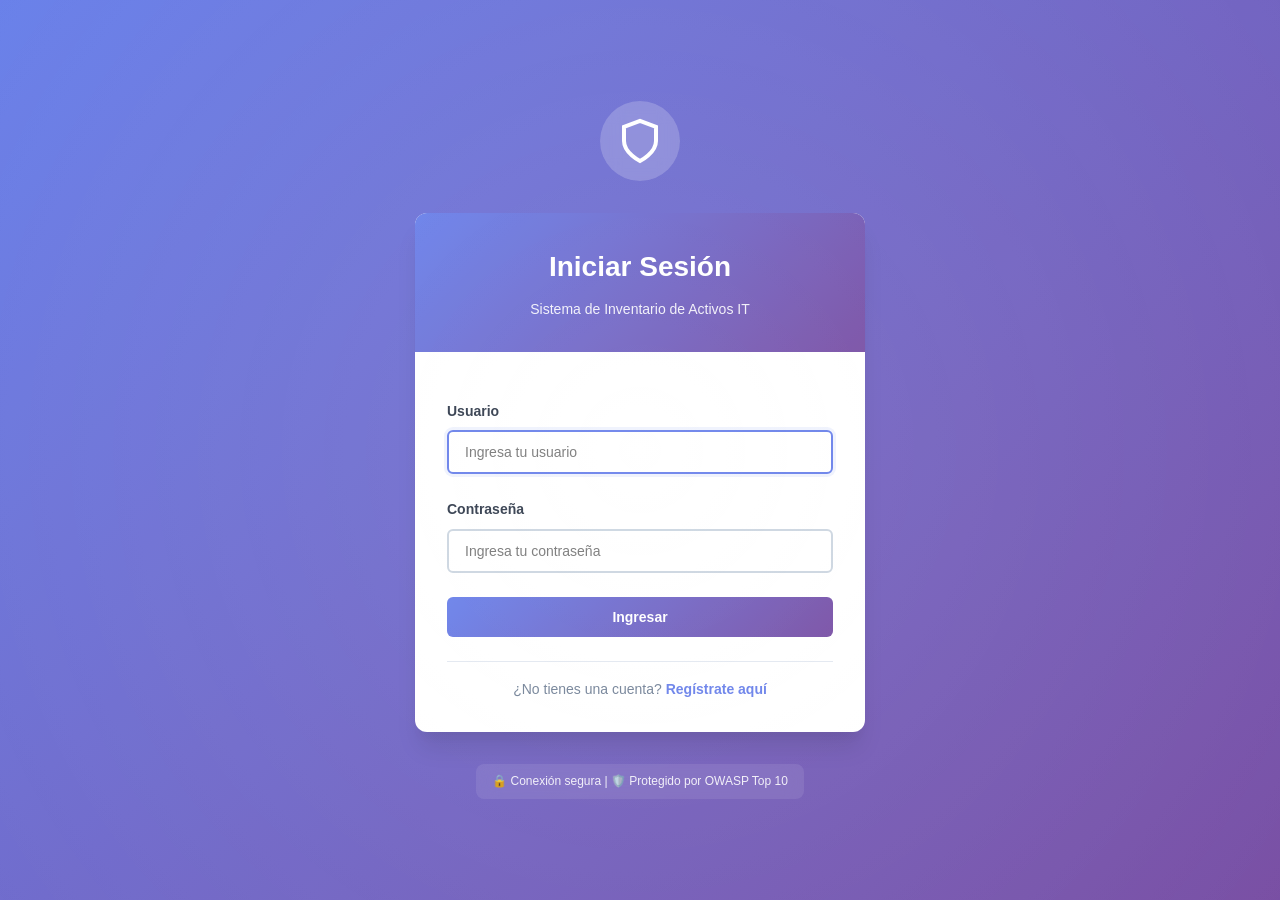
<file: frontend/index.html>
<!DOCTYPE html>
<html lang="es">
<head>
    <meta charset="UTF-8">
    <meta name="viewport" content="width=device-width, initial-scale=1.0">
    <meta name="description" content="Sistema de Inventario de Activos IT - Inicio de Sesión">
    <title>Iniciar Sesión - Inventario de Activos IT</title>
    <link rel="stylesheet" href="css/styles.css">
    <link rel="stylesheet" href="css/login.css">
</head>
<body>
    <div class="container">
        <div class="security-badge">
            <svg xmlns="http://www.w3.org/2000/svg" width="48" height="48" viewBox="0 0 24 24" fill="none" stroke="currentColor" stroke-width="2">
                <path d="M12 22s8-4 8-10V5l-8-3-8 3v7c0 6 8 10 8 10z"></path>
            </svg>
        </div>
        
        <div class="login-card">
            <div class="card-header">
                <h1>Iniciar Sesión</h1>
                <p class="subtitle">Sistema de Inventario de Activos IT</p>
            </div>
            
            <div class="card-body">
                <div id="message-container"></div>
                
                <form id="login-form" method="POST" action="#">
                    <div class="form-group">
                        <label for="username">Usuario</label>
                        <input 
                            type="text" 
                            id="username" 
                            name="username" 
                            required 
                            autocomplete="username"
                            placeholder="Ingresa tu usuario"
                            minlength="3"
                            maxlength="50"
                        >
                    </div>
                    
                    <div class="form-group">
                        <label for="password">Contraseña</label>
                        <input 
                            type="password" 
                            id="password" 
                            name="password" 
                            required 
                            autocomplete="current-password"
                            placeholder="Ingresa tu contraseña"
                            minlength="8"
                        >
                    </div>
                    
                    <button type="submit" class="btn btn-primary btn-block">
                        <span class="btn-text">Ingresar</span>
                        <span class="btn-loader" style="display:none;">Ingresando...</span>
                    </button>
                </form>
                
                <div class="card-footer">
                    <p>¿No tienes una cuenta? <a href="register.html">Regístrate aquí</a></p>
                </div>
            </div>
        </div>
        
        <div class="security-info">
            <p>🔒 Conexión segura | 🛡️ Protegido por OWASP Top 10</p>
        </div>
    </div>
    
    <script src="js/utils.js"></script>
    <script src="js/login.js"></script>
</body>
</html>
</file>
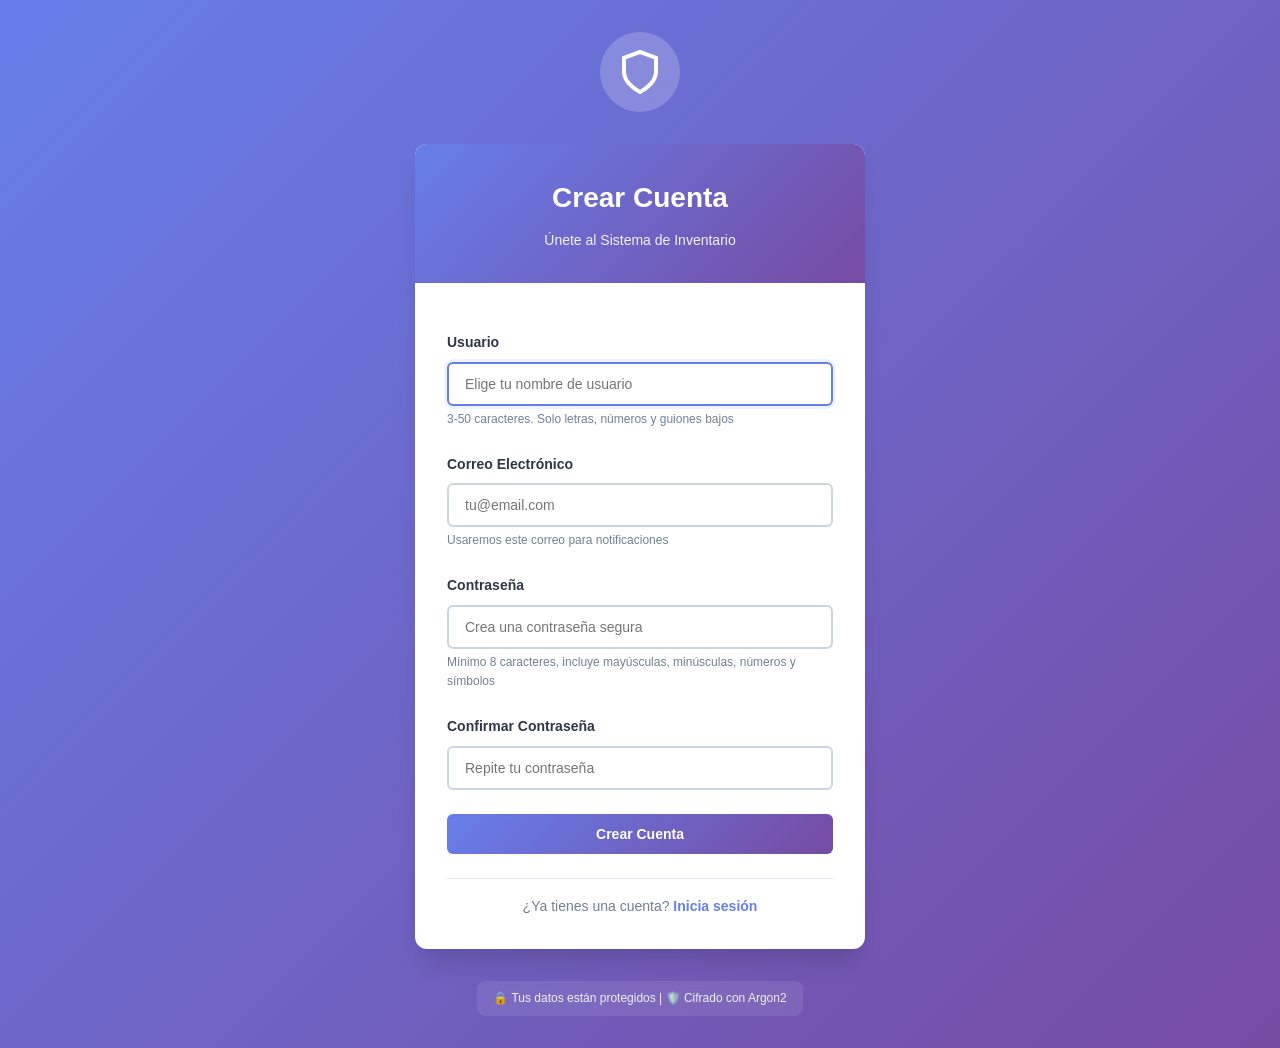
<file: frontend/register.html>
<!DOCTYPE html>
<html lang="es">
<head>
    <meta charset="UTF-8">
    <meta name="viewport" content="width=device-width, initial-scale=1.0">
    <meta name="description" content="Registro de usuarios - Sistema de Inventario">
    <title>Registro - Inventario de Activos IT</title>
    <link rel="stylesheet" href="css/styles.css">
    <link rel="stylesheet" href="css/register.css">
</head>
<body>
    <div class="container">
        <div class="security-badge">
            <svg xmlns="http://www.w3.org/2000/svg" width="48" height="48" viewBox="0 0 24 24" fill="none" stroke="currentColor" stroke-width="2">
                <path d="M12 22s8-4 8-10V5l-8-3-8 3v7c0 6 8 10 8 10z"></path>
            </svg>
        </div>
        
        <div class="register-card">
            <div class="card-header">
                <h1>Crear Cuenta</h1>
                <p class="subtitle">Únete al Sistema de Inventario</p>
            </div>
            
            <div class="card-body">
                <div id="message-container"></div>
                
                <form id="register-form" method="POST" action="#">
                    <div class="form-group">
                        <label for="username">Usuario</label>
                        <input 
                            type="text" 
                            id="username" 
                            name="username" 
                            required 
                            autocomplete="username"
                            placeholder="Elige tu nombre de usuario"
                            minlength="3"
                            maxlength="50"
                            pattern="[a-zA-Z0-9_]+"
                            title="Solo letras, números y guiones bajos"
                        >
                        <small class="form-help">3-50 caracteres. Solo letras, números y guiones bajos</small>
                    </div>
                    
                    <div class="form-group">
                        <label for="email">Correo Electrónico</label>
                        <input 
                            type="email" 
                            id="email" 
                            name="email" 
                            required 
                            autocomplete="email"
                            placeholder="tu@email.com"
                        >
                        <small class="form-help">Usaremos este correo para notificaciones</small>
                    </div>
                    
                    <div class="form-group">
                        <label for="password">Contraseña</label>
                        <input 
                            type="password" 
                            id="password" 
                            name="password" 
                            required 
                            autocomplete="new-password"
                            placeholder="Crea una contraseña segura"
                            minlength="8"
                        >
                        <small class="form-help">Mínimo 8 caracteres, incluye mayúsculas, minúsculas, números y símbolos</small>
                        
                        <div class="password-strength" id="password-strength" style="display:none;">
                            <div class="strength-bar">
                                <div class="strength-fill" id="strength-fill"></div>
                            </div>
                            <span class="strength-text" id="strength-text"></span>
                        </div>
                    </div>
                    
                    <div class="form-group">
                        <label for="password-confirm">Confirmar Contraseña</label>
                        <input 
                            type="password" 
                            id="password-confirm" 
                            name="password-confirm" 
                            required 
                            autocomplete="new-password"
                            placeholder="Repite tu contraseña"
                            minlength="8"
                        >
                    </div>
                    
                    <button type="submit" class="btn btn-primary btn-block">
                        <span class="btn-text">Crear Cuenta</span>
                        <span class="btn-loader" style="display:none;">Registrando...</span>
                    </button>
                </form>
                
                <div class="card-footer">
                    <p>¿Ya tienes una cuenta? <a href="index.html">Inicia sesión</a></p>
                </div>
            </div>
        </div>
        
        <div class="security-info">
            <p>🔒 Tus datos están protegidos | 🛡️ Cifrado con Argon2</p>
        </div>
    </div>
    
    <script src="js/utils.js"></script>
    <script src="js/register.js"></script>
</body>
</html>
</file>
<file: frontend/css/styles.css>
/**
 * Estilos globales - Sistema de Inventario de Activos IT
 */

/* Variables CSS */
:root {
    /* Colores principales */
    --primary-color: #667eea;
    --primary-dark: #5568d3;
    --primary-light: #7c93f5;
    
    --secondary-color: #764ba2;
    
    --success-color: #48bb78;
    --error-color: #f56565;
    --warning-color: #ed8936;
    --info-color: #4299e1;
    
    /* Tonos de gris */
    --gray-50: #f7fafc;
    --gray-100: #edf2f7;
    --gray-200: #e2e8f0;
    --gray-300: #cbd5e0;
    --gray-400: #a0aec0;
    --gray-500: #718096;
    --gray-600: #4a5568;
    --gray-700: #2d3748;
    --gray-800: #1a202c;
    --gray-900: #171923;
    
    /* Texto */
    --text-primary: #2d3748;
    --text-secondary: #718096;
    --text-white: #ffffff;
    
    /* Fondos */
    --bg-primary: #ffffff;
    --bg-secondary: #f7fafc;
    --bg-dark: #1a202c;
    
    /* Sombras */
    --shadow-sm: 0 1px 2px 0 rgba(0, 0, 0, 0.05);
    --shadow-md: 0 4px 6px -1px rgba(0, 0, 0, 0.1), 0 2px 4px -1px rgba(0, 0, 0, 0.06);
    --shadow-lg: 0 10px 15px -3px rgba(0, 0, 0, 0.1), 0 4px 6px -2px rgba(0, 0, 0, 0.05);
    --shadow-xl: 0 20px 25px -5px rgba(0, 0, 0, 0.1), 0 10px 10px -5px rgba(0, 0, 0, 0.04);
    
    /* Bordes */
    --border-radius-sm: 0.25rem;
    --border-radius-md: 0.375rem;
    --border-radius-lg: 0.5rem;
    --border-radius-xl: 0.75rem;
    
    /* Transiciones */
    --transition-fast: 150ms ease;
    --transition-normal: 300ms ease;
    --transition-slow: 500ms ease;
}

/* Reset básico */
* {
    margin: 0;
    padding: 0;
    box-sizing: border-box;
}

html {
    font-size: 16px;
}

body {
    font-family: -apple-system, BlinkMacSystemFont, 'Segoe UI', 'Roboto', 'Oxygen',
        'Ubuntu', 'Cantarell', 'Fira Sans', 'Droid Sans', 'Helvetica Neue',
        sans-serif;
    -webkit-font-smoothing: antialiased;
    -moz-osx-font-smoothing: grayscale;
    color: var(--text-primary);
    line-height: 1.6;
    background: linear-gradient(135deg, var(--primary-color) 0%, var(--secondary-color) 100%);
    min-height: 100vh;
}

/* Contenedor principal */
.container {
    display: flex;
    flex-direction: column;
    align-items: center;
    justify-content: center;
    min-height: 100vh;
    padding: 2rem;
}

/* Badge de seguridad (icono superior) */
.security-badge {
    background: rgba(255, 255, 255, 0.2);
    backdrop-filter: blur(10px);
    border-radius: 50%;
    width: 80px;
    height: 80px;
    display: flex;
    align-items: center;
    justify-content: center;
    margin-bottom: 2rem;
    color: var(--text-white);
    animation: fadeInDown 0.6s ease;
}

@keyframes fadeInDown {
    from {
        opacity: 0;
        transform: translateY(-20px);
    }
    to {
        opacity: 1;
        transform: translateY(0);
    }
}

/* Cards */
.login-card,
.register-card {
    background: var(--bg-primary);
    border-radius: var(--border-radius-xl);
    box-shadow: var(--shadow-xl);
    width: 100%;
    max-width: 450px;
    overflow: hidden;
    animation: fadeInUp 0.6s ease;
}

@keyframes fadeInUp {
    from {
        opacity: 0;
        transform: translateY(20px);
    }
    to {
        opacity: 1;
        transform: translateY(0);
    }
}

.card-header {
    background: linear-gradient(135deg, var(--primary-color) 0%, var(--secondary-color) 100%);
    color: var(--text-white);
    padding: 2rem;
    text-align: center;
}

.card-header h1 {
    font-size: 1.75rem;
    font-weight: 700;
    margin-bottom: 0.5rem;
}

.card-header .subtitle {
    font-size: 0.875rem;
    opacity: 0.9;
}

.card-body {
    padding: 2rem;
}

.card-footer {
    text-align: center;
    padding-top: 1rem;
    border-top: 1px solid var(--gray-200);
    margin-top: 1.5rem;
}

.card-footer p {
    color: var(--text-secondary);
    font-size: 0.875rem;
}

.card-footer a {
    color: var(--primary-color);
    text-decoration: none;
    font-weight: 600;
    transition: color var(--transition-fast);
}

.card-footer a:hover {
    color: var(--primary-dark);
    text-decoration: underline;
}

/* Formularios */
.form-group {
    margin-bottom: 1.5rem;
}

.form-group label {
    display: block;
    font-weight: 600;
    margin-bottom: 0.5rem;
    color: var(--text-primary);
    font-size: 0.875rem;
}

.form-group input,
.form-group select,
.form-group textarea {
    width: 100%;
    padding: 0.75rem 1rem;
    border: 2px solid var(--gray-300);
    border-radius: var(--border-radius-md);
    font-size: 0.875rem;
    transition: all var(--transition-fast);
    background-color: var(--bg-primary);
    font-family: inherit;
}

.form-group input:focus,
.form-group select:focus,
.form-group textarea:focus {
    outline: none;
    border-color: var(--primary-color);
    box-shadow: 0 0 0 3px rgba(102, 126, 234, 0.1);
}

.form-group textarea {
    resize: vertical;
}

.form-help {
    display: block;
    font-size: 0.75rem;
    color: var(--text-secondary);
    margin-top: 0.25rem;
}

/* Botones */
.btn {
    display: inline-flex;
    align-items: center;
    justify-content: center;
    gap: 0.5rem;
    padding: 0.75rem 1.5rem;
    border: none;
    border-radius: var(--border-radius-md);
    font-size: 0.875rem;
    font-weight: 600;
    cursor: pointer;
    transition: all var(--transition-fast);
    text-decoration: none;
    font-family: inherit;
}

.btn:disabled {
    opacity: 0.6;
    cursor: not-allowed;
}

.btn-primary {
    background: linear-gradient(135deg, var(--primary-color) 0%, var(--secondary-color) 100%);
    color: var(--text-white);
}

.btn-primary:hover:not(:disabled) {
    transform: translateY(-2px);
    box-shadow: var(--shadow-lg);
}

.btn-primary:active:not(:disabled) {
    transform: translateY(0);
}

.btn-secondary {
    background: var(--gray-500);
    color: var(--text-white);
}

.btn-secondary:hover:not(:disabled) {
    background: var(--gray-600);
}

.btn-block {
    display: block;
    width: 100%;
}

.btn-loader {
    display: none;
}

.btn.loading .btn-text {
    display: none;
}

.btn.loading .btn-loader {
    display: inline;
}

/* Mensajes */
#message-container {
    margin-bottom: 1rem;
}

.message {
    padding: 0.75rem 1rem;
    border-radius: var(--border-radius-md);
    font-size: 0.875rem;
    margin-bottom: 0.5rem;
    animation: slideIn 0.3s ease;
}

@keyframes slideIn {
    from {
        opacity: 0;
        transform: translateX(-20px);
    }
    to {
        opacity: 1;
        transform: translateX(0);
    }
}

.message-success {
    background-color: #c6f6d5;
    color: #22543d;
    border-left: 4px solid var(--success-color);
}

.message-error {
    background-color: #fed7d7;
    color: #742a2a;
    border-left: 4px solid var(--error-color);
}

.message-warning {
    background-color: #feebc8;
    color: #7c2d12;
    border-left: 4px solid var(--warning-color);
}

.message-info {
    background-color: #bee3f8;
    color: #2c5282;
    border-left: 4px solid var(--info-color);
}

/* Info de seguridad (footer) */
.security-info {
    margin-top: 2rem;
    text-align: center;
    animation: fadeIn 1s ease;
}

@keyframes fadeIn {
    from {
        opacity: 0;
    }
    to {
        opacity: 1;
    }
}

.security-info p {
    color: var(--text-white);
    font-size: 0.75rem;
    opacity: 0.9;
    background: rgba(255, 255, 255, 0.1);
    backdrop-filter: blur(10px);
    padding: 0.5rem 1rem;
    border-radius: var(--border-radius-lg);
}

/* Responsive */
@media (max-width: 640px) {
    .container {
        padding: 1rem;
    }
    
    .login-card,
    .register-card {
        max-width: 100%;
    }
    
    .card-body {
        padding: 1.5rem;
    }
    
    .card-header {
        padding: 1.5rem;
    }
    
    .card-header h1 {
        font-size: 1.5rem;
    }
}
</file>
<file: frontend/css/login.css>
/**
 * Estilos específicos para la página de login
 */

.login-card {
    animation-delay: 0.2s;
}

#login-form {
    animation: fadeIn 0.8s ease;
    animation-delay: 0.4s;
    animation-fill-mode: backwards;
}

/* Animación del botón de login */
.btn-primary:hover {
    box-shadow: 0 10px 20px rgba(102, 126, 234, 0.3);
}

/* Fondo adicional para login */
body {
    position: relative;
    overflow-x: hidden;
}

body::before {
    content: '';
    position: fixed;
    top: -50%;
    right: -50%;
    width: 200%;
    height: 200%;
    background: radial-gradient(circle, rgba(255,255,255,0.1) 0%, transparent 70%);
    animation: rotate 20s linear infinite;
    pointer-events: none;
}

@keyframes rotate {
    from {
        transform: rotate(0deg);
    }
    to {
        transform: rotate(360deg);
    }
}
</file>
<file: frontend/css/register.css>
/**
 * Estilos específicos para la página de registro
 */

.register-card {
    animation-delay: 0.2s;
}

#register-form {
    animation: fadeIn 0.8s ease;
    animation-delay: 0.4s;
    animation-fill-mode: backwards;
}

/* Indicador de fortaleza de contraseña */
.password-strength {
    margin-top: 0.75rem;
}

.strength-bar {
    width: 100%;
    height: 4px;
    background-color: var(--gray-200);
    border-radius: 2px;
    overflow: hidden;
    margin-bottom: 0.5rem;
}

.strength-fill {
    height: 100%;
    transition: all var(--transition-normal);
    border-radius: 2px;
}

.strength-text {
    font-size: 0.75rem;
    font-weight: 600;
    transition: color var(--transition-fast);
}

/* Estados de fortaleza */
.strength-weak .strength-fill {
    width: 33%;
    background-color: var(--error-color);
}

.strength-weak .strength-text {
    color: var(--error-color);
}

.strength-medium .strength-fill {
    width: 66%;
    background-color: var(--warning-color);
}

.strength-medium .strength-text {
    color: var(--warning-color);
}

.strength-strong .strength-fill {
    width: 100%;
    background-color: var(--success-color);
}

.strength-strong .strength-text {
    color: var(--success-color);
}
</file>
